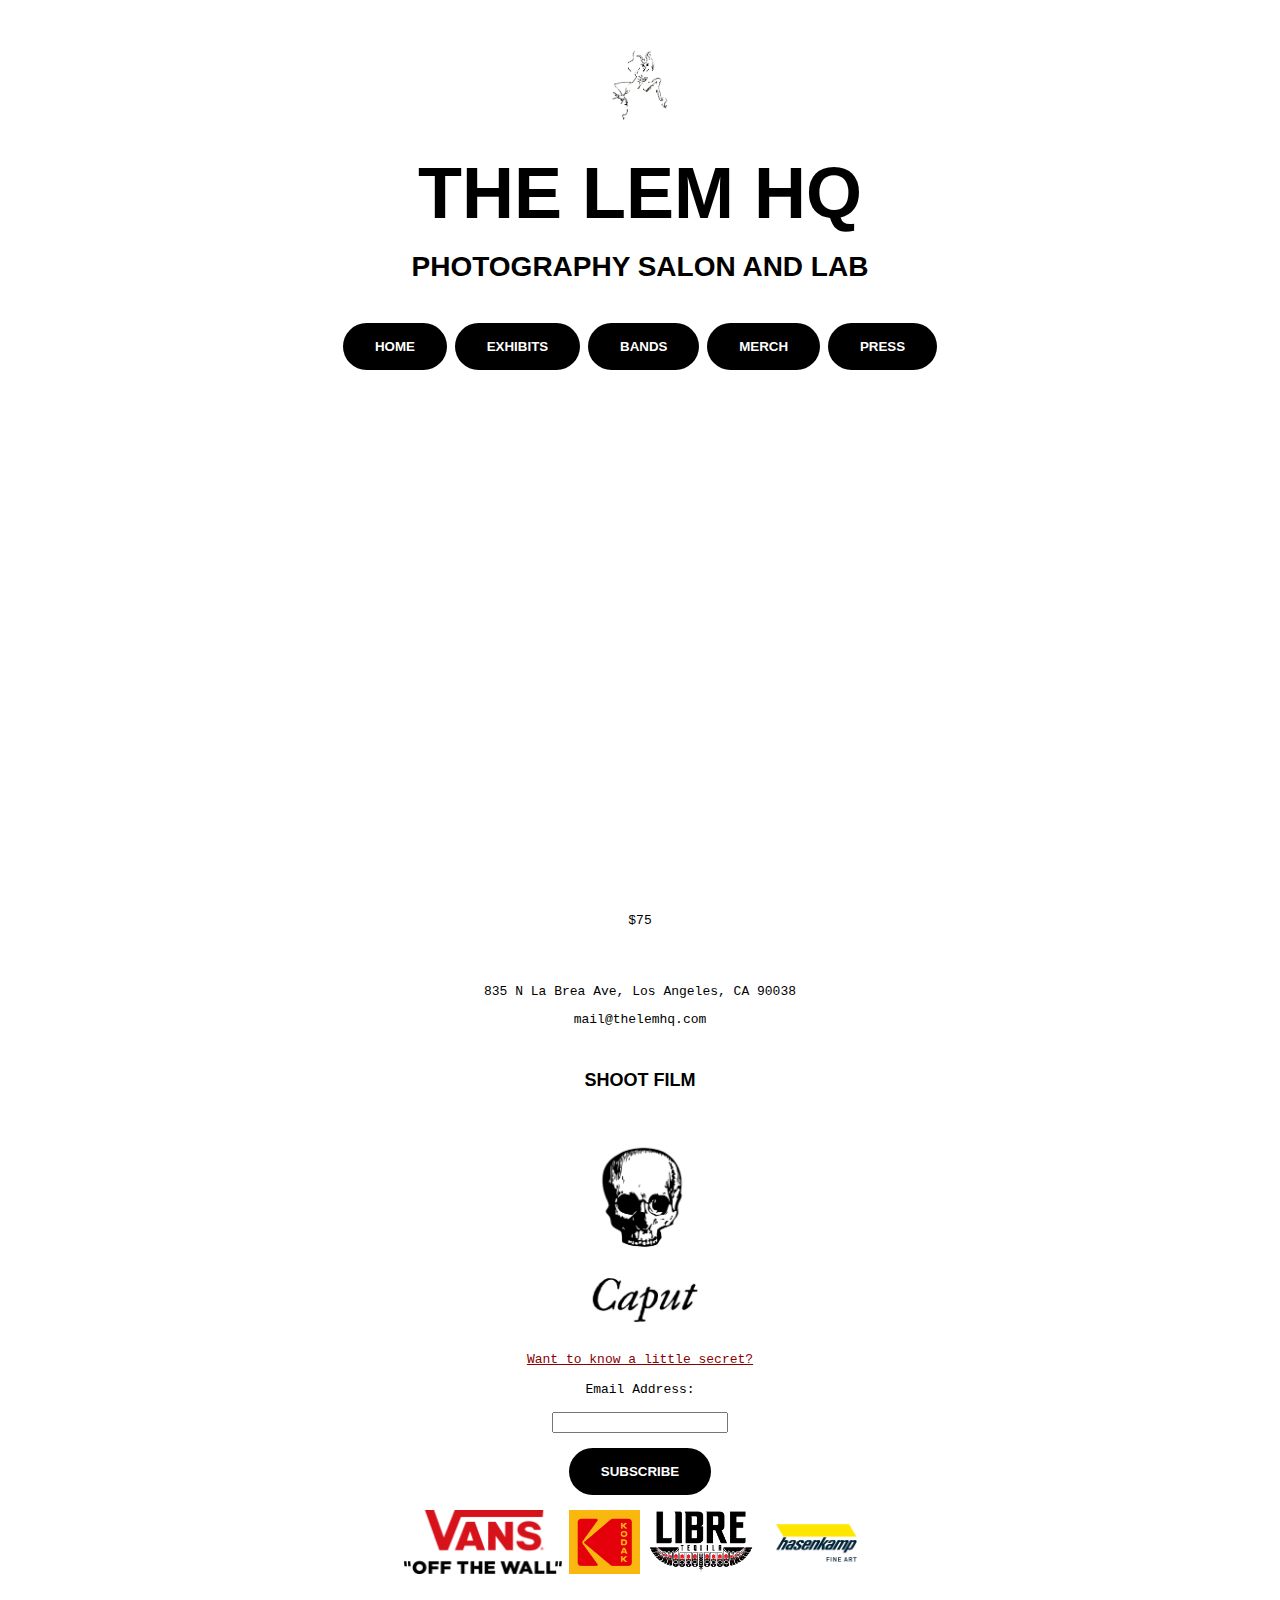
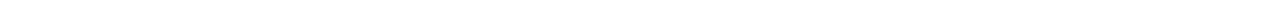
<file: merch/index.html>
<!DOCTYPE html>
<html>
<head>
<link rel="stylesheet" href="/style.css" />
<title>thelemhq.com</title>
<style>
#flipbook
{
position: relative;
width:800px;
height:500px;
left:-200px;
-moz-transition:0.3s left;
-webkit-transition:0.3s left;
transition:0.3s left;
}
#flipbook div
{
-webkit-background-size: cover;
background-size: cover;
background-position: center center;
}
#flipbook.centerStart
{
left:0px;
}
#flipbook.centerEnd
{
left:200px;
}
</style>
</head>
<center>
<body>
<div id="header">
<a href="https://thelemhq.com"><img src="../devil.png" width=64px></a>
<br>
<br>
<h1>THE LEM HQ</h1>
<h2>PHOTOGRAPHY SALON AND LAB</h2>
<br>
<br>
<br>
<br>
<button onclick="location.href='https://thelemhq.github.io'" type="button">
HOME
</button>
<button onclick="location.href='https://thelemhq.github.io/exhibits'" type="button">
EXHIBITS
</button>
<button onclick="location.href='https://thelemhq.github.io/bandpractice'" type="button">
BANDS
</button>
<button onclick="location.href='https://thelemhq.github.io/merch'" type="button">
MERCH
</button>
<button onclick="location.href='https://thelemhq.github.io/press'" type="button">
PRESS
</button>
</div>
<br>
<br>
<div id="maincontent">
<script src="https://cdnjs.cloudflare.com/ajax/libs/jquery/3.5.1/jquery.min.js"></script>
<script src="turn.min.js"></script>
<div id="flipbook">
<div class="soft" style="background-image: url(https://thelemhq.com/merch/illustrated-01.jpg?)"></div>
<div class="soft" style="background-image: url(https://thelemhq.com/merch/illustrated-02.jpg?)"></div>
<div style="background-image: url(https://thelemhq.com/merch/illustrated-03.jpg?)"></div>
<div style="background-image: url(https://thelemhq.com/merch/illustrated-04.jpg?)"></div>
<div style="background-image: url(https://thelemhq.com/merch/illustrated-05.jpg?)"></div>
<div style="background-image: url(https://thelemhq.com/merch/illustrated-06.jpg?)"></div>
<div style="background-image: url(https://thelemhq.com/merch/illustrated-07.jpg?)"></div>
<div style="background-image: url(https://thelemhq.com/merch/illustrated-08.jpg?)"></div>
<div style="background-image: url(https://thelemhq.com/merch/illustrated-09.jpg?)"></div>
<div style="background-image: url(https://thelemhq.com/merch/illustrated-10.jpg?)"></div>
<div style="background-image: url(https://thelemhq.com/merch/illustrated-11.jpg?)"></div>
<div style="background-image: url(https://thelemhq.com/merch/illustrated-12.jpg?)"></div>
<div style="background-image: url(https://thelemhq.com/merch/illustrated-13.jpg?)"></div>
<div style="background-image: url(https://thelemhq.com/merch/illustrated-14.jpg?)"></div>
<div style="background-image: url(https://thelemhq.com/merch/illustrated-15.jpg?)"></div>
<div style="background-image: url(https://thelemhq.com/merch/illustrated-16.jpg?)"></div>
<div style="background-image: url(https://thelemhq.com/merch/illustrated-17.jpg?)"></div>
<div style="background-image: url(https://thelemhq.com/merch/illustrated-18.jpg?)"></div>
<div style="background-image: url(https://thelemhq.com/merch/illustrated-19.jpg?)"></div>
<div style="background-image: url(https://thelemhq.com/merch/illustrated-20.jpg?)"></div>
<div style="background-image: url(https://thelemhq.com/merch/illustrated-21.jpg?)"></div>
<div style="background-image: url(https://thelemhq.com/merch/illustrated-22.jpg?)"></div>
<div style="background-image: url(https://thelemhq.com/merch/illustrated-23.jpg?)"></div>
<div style="background-image: url(https://thelemhq.com/merch/illustrated-24.jpg?)"></div>
<div style="background-image: url(https://thelemhq.com/merch/illustrated-25.jpg?)"></div>
<div style="background-image: url(https://thelemhq.com/merch/illustrated-26.jpg?)"></div>
<div style="background-image: url(https://thelemhq.com/merch/illustrated-27.jpg?)"></div>
<div style="background-image: url(https://thelemhq.com/merch/illustrated-28.jpg?)"></div>
<div style="background-image: url(https://thelemhq.com/merch/illustrated-29.jpg?)"></div>
<div style="background-image: url(https://thelemhq.com/merch/illustrated-30.jpg?)"></div>
<div style="background-image: url(https://thelemhq.com/merch/illustrated-31.jpg?)"></div>
<div class="soft" style="background-image: url(https://thelemhq.com/merch/illustrated-32.jpg?)"></div>
<div class="soft"></div>
</div>
<script type="text/javascript">
$(function(){
var mag = $('#flipbook');
mag.turn();
mag.bind('turned', function(e, page, pageObj) {
if(page != 1 && page !=32 && $(this).data('done')){
mag.addClass('centerStart').removeClass('centerEnd');
}
else if (page == 32 && $(this).data('done')){
mag.addClass('centerEnd').removeClass('centerStart');
}
else {
mag.removeClass('centerStart centerEnd');
}
});
setTimeout(function(){
mag.fadeTo(500,1);
},1000);
$(window).bind('keydown', function(e){
if (e.keyCode == 37){
mag.turn('previous');
}
else if (e.keyCode==39){
mag.turn('next');
}
});
});
</script>
<p>$75</p>
</div>
<div id="footer">
<br>
<br>
<p>835 N La Brea Ave, Los Angeles, CA 90038</p>
<p>mail@thelemhq.com</p>
<br>
<h2 style="font-size:18px">SHOOT FILM</h2>
<img src="../caput.jpg" width="256" height="auto">
<br>
<a style="color:darkred;" href="http://www.thelemhq.com/secret">Want to know a little secret?</a>
<br>
<br>
<!-- Begin Mailchimp Signup Form -->
<div id="mc_embed_signup">
<form action="https://thelemhq.us20.list-manage.com/subscribe/post?u=a91325792b47b34a0a081f90c&amp;id=ed4b2cfccd" method="post" id="mc-embedded-subscribe-form" name="mc-embedded-subscribe-form" class="validate" target="_blank" novalidate>
<div id="mc_embed_signup_scroll">
<div class="mc-field-group">
<label for="mce-EMAIL">Email Address:</label>
<br>
<br>
<input type="email" value="" name="EMAIL" class="required email" id="mce-EMAIL">
</div>
<div id="mce-responses" class="clear">
<div class="response" id="mce-error-response" style="display:none"></div>
<div class="response" id="mce-success-response" style="display:none"></div>
</div>    <!-- real people should not fill this in and expect good things - do not remove this or risk form bot signups-->
<div style="position: absolute; left: -5000px;" aria-hidden="true"><input type="text" name="b_a91325792b47b34a0a081f90c_ed4b2cfccd" tabindex="-1" value=""></div>
<br>
<div class="clear"><input type="submit" value="SUBSCRIBE" name="subscribe" id="mc-embedded-subscribe" class="button"></div>
</div>
</form>
</div>
<!--End mc_embed_signup-->
<br>
<div id="sponsors">
<a href="https://www.vans.com"><img src="../vans.png" height=64px></a>
<a href="https://www.kodak.com"><img src="../kodak.png" height=64px></a>
<a href="https://www.librespirits.com"><img src="../libre.png" height=64px></a>
<a href="https://hasenkamp-fineart.com"><img src="../hasenkamp.png" height=64px></a>
</div>
</div>
</body>
</center>
</html>
</file>
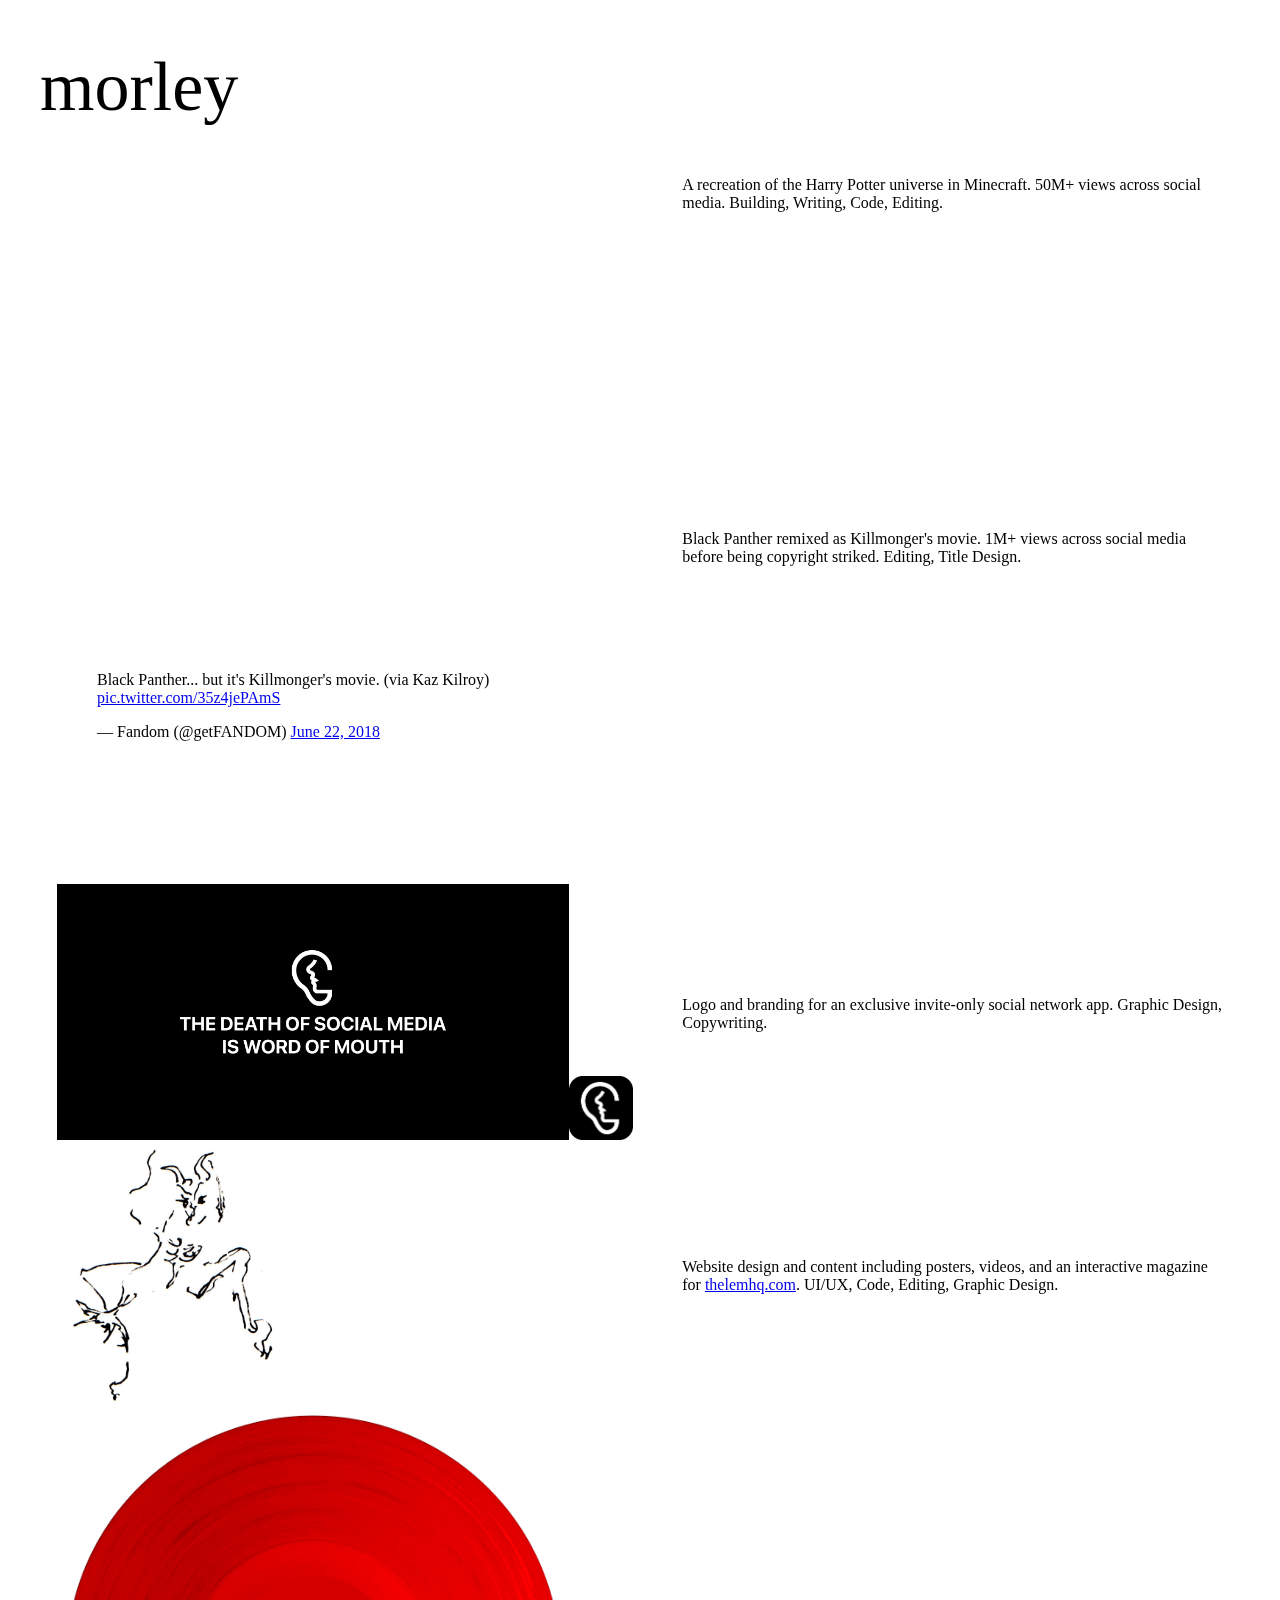
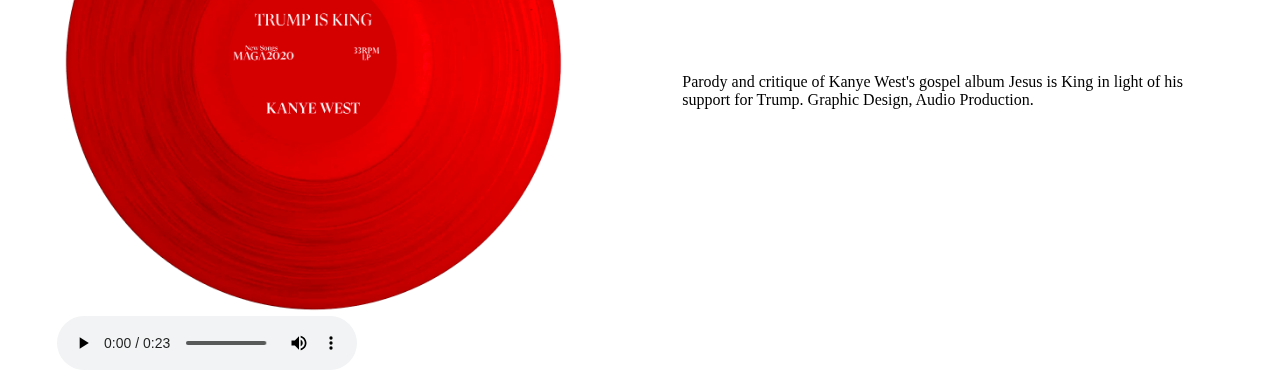
<file: morley/index.html>
<!DOCTYPE html>
<html>
<head>
<meta charset="utf-8">
<style>
html{font-family:Hoefler Text}
h1 
{
font-size:70px;
font-weight:normal;
}
body
{
margin:33px 40px 3px 40px;
}
::selection {
  background: #FFFACD; /* WebKit/Blink Browsers */
}
td
{
padding:0 15px;
}
</style>
<title>morley</title>
</head>
<body>
<h1>morley</h1>
<center>
<table>
<tr>
<td><iframe width="512" height="288" src="https://www.youtube.com/embed/hAkW46Jg9Vg" frameborder="0" allow="accelerometer; autoplay; clipboard-write; encrypted-media; gyroscope; picture-in-picture" allowfullscreen></iframe></td>
<td>A recreation of the Harry Potter universe in Minecraft. 50M+ views across social media. Building, Writing, Code, Editing. <br><div class="iframely-embed"><div class="iframely-responsive" style="height: 140px; padding-bottom: 0;"><a href="https://www.bbc.co.uk/newsround/51089286" data-iframely-url="//cdn.iframe.ly/zGzymJU?iframe=card-small"></a></div></div><script async src="//cdn.iframe.ly/embed.js" charset="utf-8"></script><br><br><div class="iframely-embed"><div class="iframely-responsive" style="height: 140px; padding-bottom: 0;"><a href="https://www.gamespot.com/articles/minecraft-this-incredible-harry-potter-rpg-map-is-/1100-6475713/" data-iframely-url="//cdn.iframe.ly/pDMR4zM?iframe=card-small"></a></div></div><script async src="//cdn.iframe.ly/embed.js" charset="utf-8"></script></td>
</tr>
<tr>
<td><blockquote class="twitter-tweet"><p lang="en" dir="ltr">Black Panther... but it&#39;s Killmonger&#39;s movie. (via Kaz Kilroy) <a href="https://t.co/35z4jePAmS">pic.twitter.com/35z4jePAmS</a></p>&mdash; Fandom (@getFANDOM) <a href="https://twitter.com/getFANDOM/status/1009993521338564608?ref_src=twsrc%5Etfw">June 22, 2018</a></blockquote> <script async src="https://platform.twitter.com/widgets.js" charset="utf-8"></script></td>
<td>Black Panther remixed as Killmonger's movie. 1M+ views across social media before being copyright striked. Editing, Title Design. <div class="iframely-embed"><div class="iframely-responsive" style="height: 140px; padding-bottom: 0;"><a href="https://www.cbr.com/black-panther-trailer-killmonger-perspective/" data-iframely-url="//cdn.iframe.ly/sQrjRsK?iframe=card-small"></a></div></div><script async src="//cdn.iframe.ly/embed.js" charset="utf-8"></script><br><br><div class="iframely-embed"><div class="iframely-responsive" style="height: 140px; padding-bottom: 0;"><a href="https://screenrant.com/black-panther-trailer-killmonger-perspective/" data-iframely-url="//cdn.iframe.ly/R4rI5aG?iframe=card-small"></a></div></div><script async src="//cdn.iframe.ly/embed.js" charset="utf-8"></script></td>
</tr>
<tr>
<td><img src="banner.png" style="height:256px;"><img src="appicon.png" style="width:64px;"></td>
<td>Logo and branding for an exclusive invite-only social network app. Graphic Design, Copywriting.</td>
</tr>
<tr>
<td><img src="devil.png" style="height:256px;"></td>
<td>Website design and content including posters, videos, and an interactive magazine for <a href="https://thelemhq.com/">thelemhq.com</a>. UI/UX, Code, Editing, Graphic Design.</td>
</tr>
<tr>
<td><img src="trumpisking.png" style="width:512px;"><br>
<audio controls="">
<source src="trumpisking.mp3" type="audio/mp3">
Your browser does not support the audio element.
</audio></td>
<td>Parody and critique of Kanye West's gospel album Jesus is King in light of his support for Trump. Graphic Design, Audio Production.</td>
</tr>
</table>
</center>
</body>
</html>
</file>
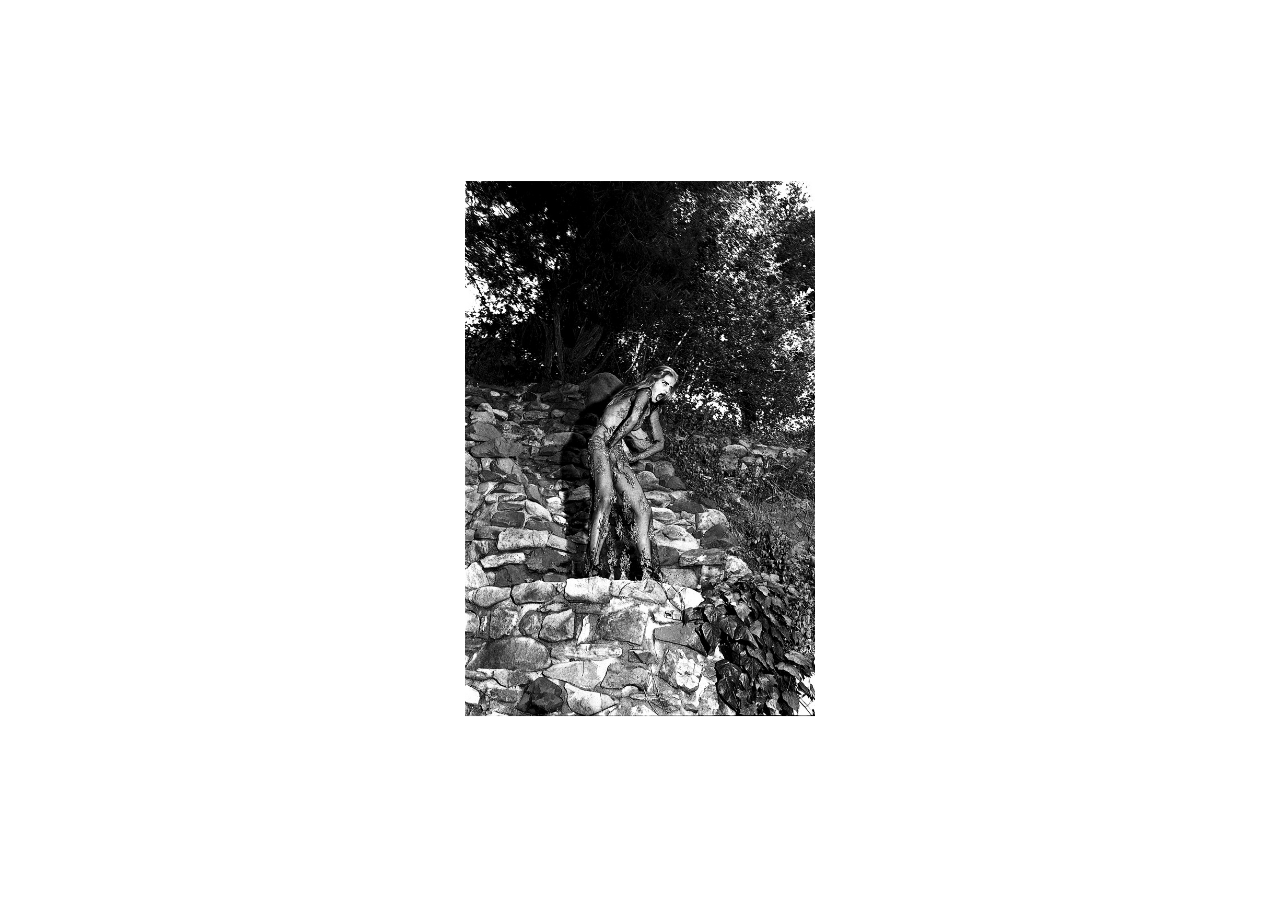
<file: shootfilm/index.html>
<!DOCTYPE html>
<html>
<head>
<link rel="stylesheet" href="/style.css" />
<title>thelemhq.com</title>
<style>
.center {
margin: 0;
position: absolute;
top: 50%;
left: 50%;
-ms-transform: translate(-50%, -50%);
transform: translate(-50%, -50%);
}
</style>
</head>
<center>
<body>
<div class="center">
<img src="shootfilm.jpeg" style="width:350px;">
</div>
</body>
</center>
</html>
</file>
<file: style.css>
html 
{
font-family: monospace;
margin: 0;
}

input[type="email"] 
{
font-family: monospace;
}

input[type="submit"] 
{
text-align: center;
background-color: #000000;
color: #FFFFFF;
border: none;
padding: 16px 32px;
font-weight: bold;
border-radius: 32px;
cursor:pointer;
}

button 
{
text-align: center;
background-color: #000000;
color: #FFFFFF;
border: none;
padding: 16px 32px;
font-weight: bold;
border-radius: 32px;
cursor:pointer;
}

h1 
{
font-family: sans-serif;
font-size: 72px;
}

h2 
{
font-family: sans-serif;
font-size: 28px;
}

#header 
{
margin-top: 50px;
line-height: .5;
}

#footer 
{
margin-bottom: 50px;
}
</file>
